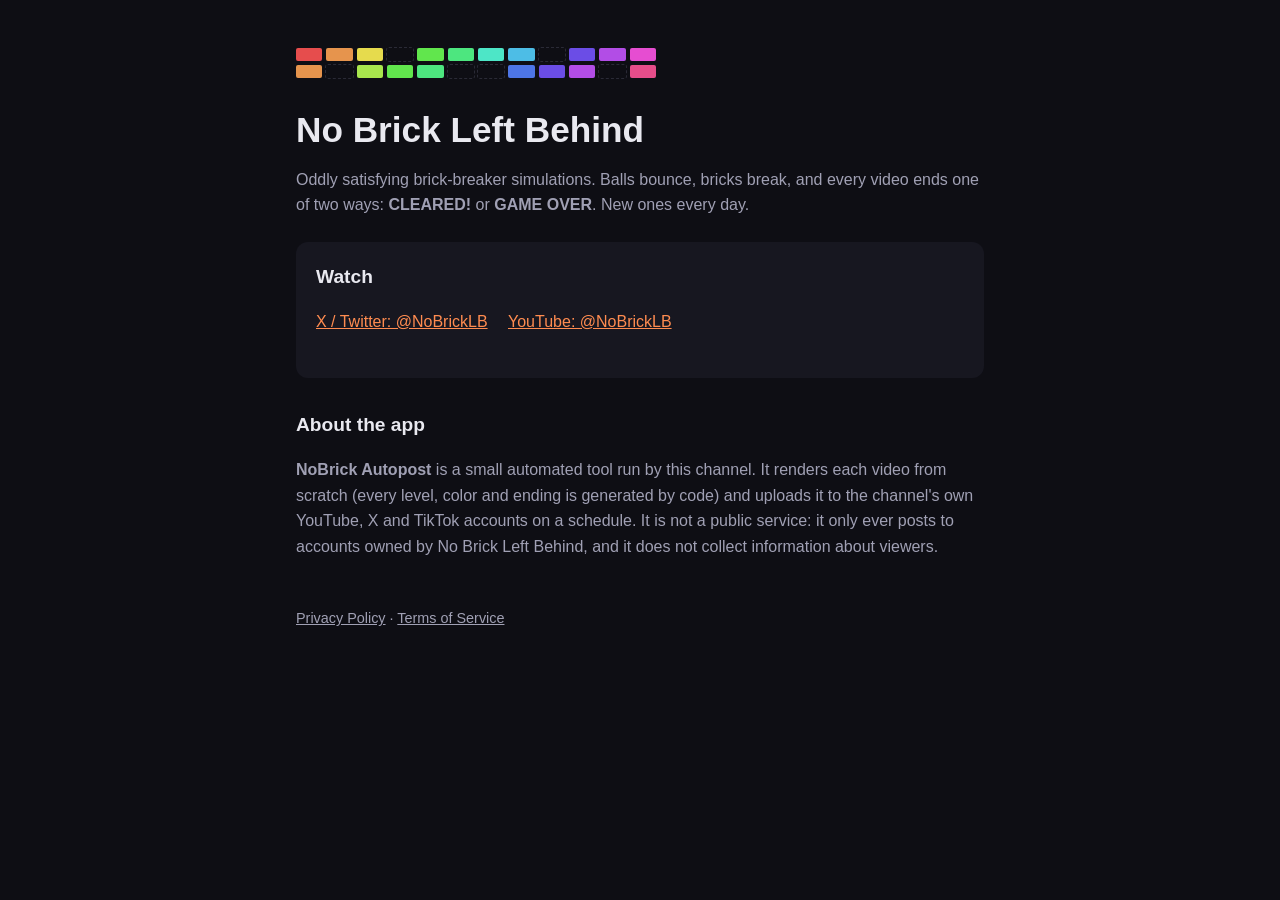
<file: index.html>
<!doctype html>
<html lang="en">
<head>
<meta charset="utf-8">
<meta name="viewport" content="width=device-width, initial-scale=1">
<title>No Brick Left Behind</title>
<meta name="description" content="Oddly satisfying brick-breaker simulations. New one daily.">
<link rel="stylesheet" href="style.css">
</head>
<body>
<main>
  <div class="bricks" aria-hidden="true">
    <span style="--i:0"></span><span style="--i:1"></span><span style="--i:2"></span><span style="--i:3" class="gone"></span><span style="--i:4"></span><span style="--i:5"></span><span style="--i:6"></span><span style="--i:7"></span><span style="--i:8" class="gone"></span><span style="--i:9"></span><span style="--i:10"></span><span style="--i:11"></span>
    <span style="--i:1"></span><span style="--i:2" class="gone"></span><span style="--i:3"></span><span style="--i:4"></span><span style="--i:5"></span><span style="--i:6" class="gone"></span><span style="--i:7" class="gone"></span><span style="--i:8"></span><span style="--i:9"></span><span style="--i:10"></span><span style="--i:11" class="gone"></span><span style="--i:12"></span>
  </div>
  <h1>No Brick Left Behind</h1>
  <p>Oddly satisfying brick-breaker simulations. Balls bounce, bricks break, and every video ends one of two ways: <strong>CLEARED!</strong> or <strong>GAME OVER</strong>. New ones every day.</p>

  <div class="card">
    <h2 style="margin-top:0">Watch</h2>
    <p class="links">
      <a href="https://x.com/NoBrickLB">X / Twitter: @NoBrickLB</a>
      <a href="https://www.youtube.com/@NoBrickLB">YouTube: @NoBrickLB</a>
    </p>
  </div>

  <h2>About the app</h2>
  <p><strong>NoBrick Autopost</strong> is a small automated tool run by this channel. It renders each video from scratch (every level, color and ending is generated by code) and uploads it to the channel's own YouTube, X and TikTok accounts on a schedule. It is not a public service: it only ever posts to accounts owned by No Brick Left Behind, and it does not collect information about viewers.</p>

  <footer>
    <a href="privacy.html">Privacy Policy</a> · <a href="terms.html">Terms of Service</a>
  </footer>
</main>
</body>
</html>
</file>
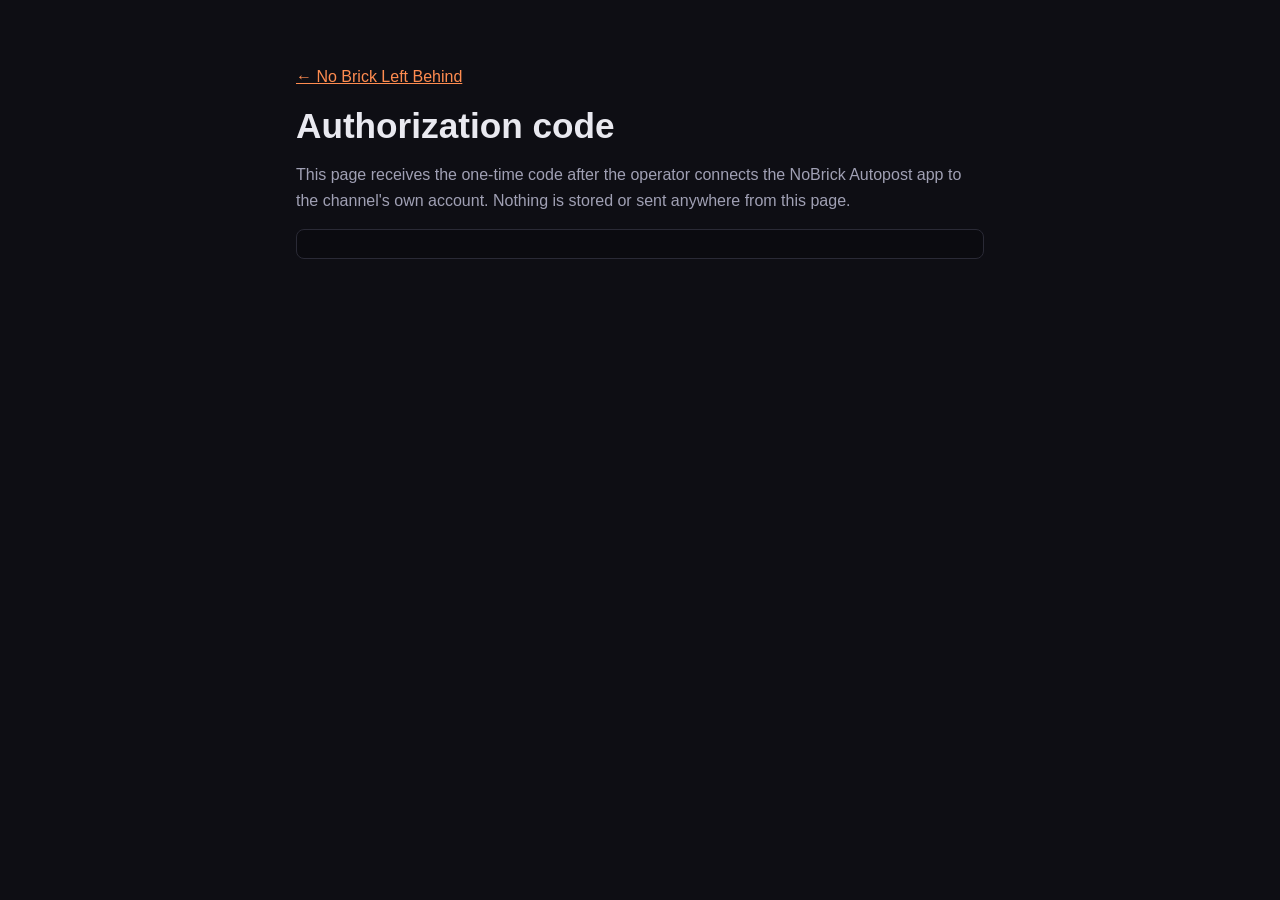
<file: callback.html>
<!doctype html>
<html lang="en">
<head>
<meta charset="utf-8">
<meta name="viewport" content="width=device-width, initial-scale=1">
<meta name="robots" content="noindex">
<title>Authorization code – No Brick Left Behind</title>
<link rel="stylesheet" href="style.css">
<style>
  code#code{display:block;word-break:break-all;background:#0b0b10;border:1px solid #2a2a36;border-radius:8px;
            padding:14px;color:#e9e9f0;font-size:15px;margin:12px 0}
  button{background:var(--accent);color:#14141a;border:0;border-radius:8px;padding:10px 16px;font-weight:700;
         font-size:15px;cursor:pointer}
</style>
</head>
<body>
<main>
  <p><a href="index.html">← No Brick Left Behind</a></p>
  <h1>Authorization code</h1>
  <p id="msg">This page receives the one-time code after the operator connects the NoBrick Autopost app to the
     channel's own account. Nothing is stored or sent anywhere from this page.</p>
  <code id="code" hidden></code>
  <button id="copy" hidden>Copy code</button>
  <p id="note" hidden>Paste it back where you were asked for it. The code works once and expires in a few minutes.</p>
</main>
<script>
  const q = new URLSearchParams(location.search);
  const code = q.get("code"), err = q.get("error_description") || q.get("error");
  const el = document.getElementById("code");
  if (code) {
    el.textContent = code; el.hidden = false;
    document.getElementById("copy").hidden = false; document.getElementById("note").hidden = false;
    document.getElementById("msg").textContent = "Connected. Here is your one-time authorization code:";
    document.getElementById("copy").onclick = async () => {
      try { await navigator.clipboard.writeText(code); document.getElementById("copy").textContent = "Copied!"; }
      catch (e) { const r = document.createRange(); r.selectNodeContents(el); getSelection().removeAllRanges(); getSelection().addRange(r); }
    };
  } else if (err) {
    document.getElementById("msg").textContent = "The connection was not completed: " + err;
  }
</script>
</body>
</html>
</file>
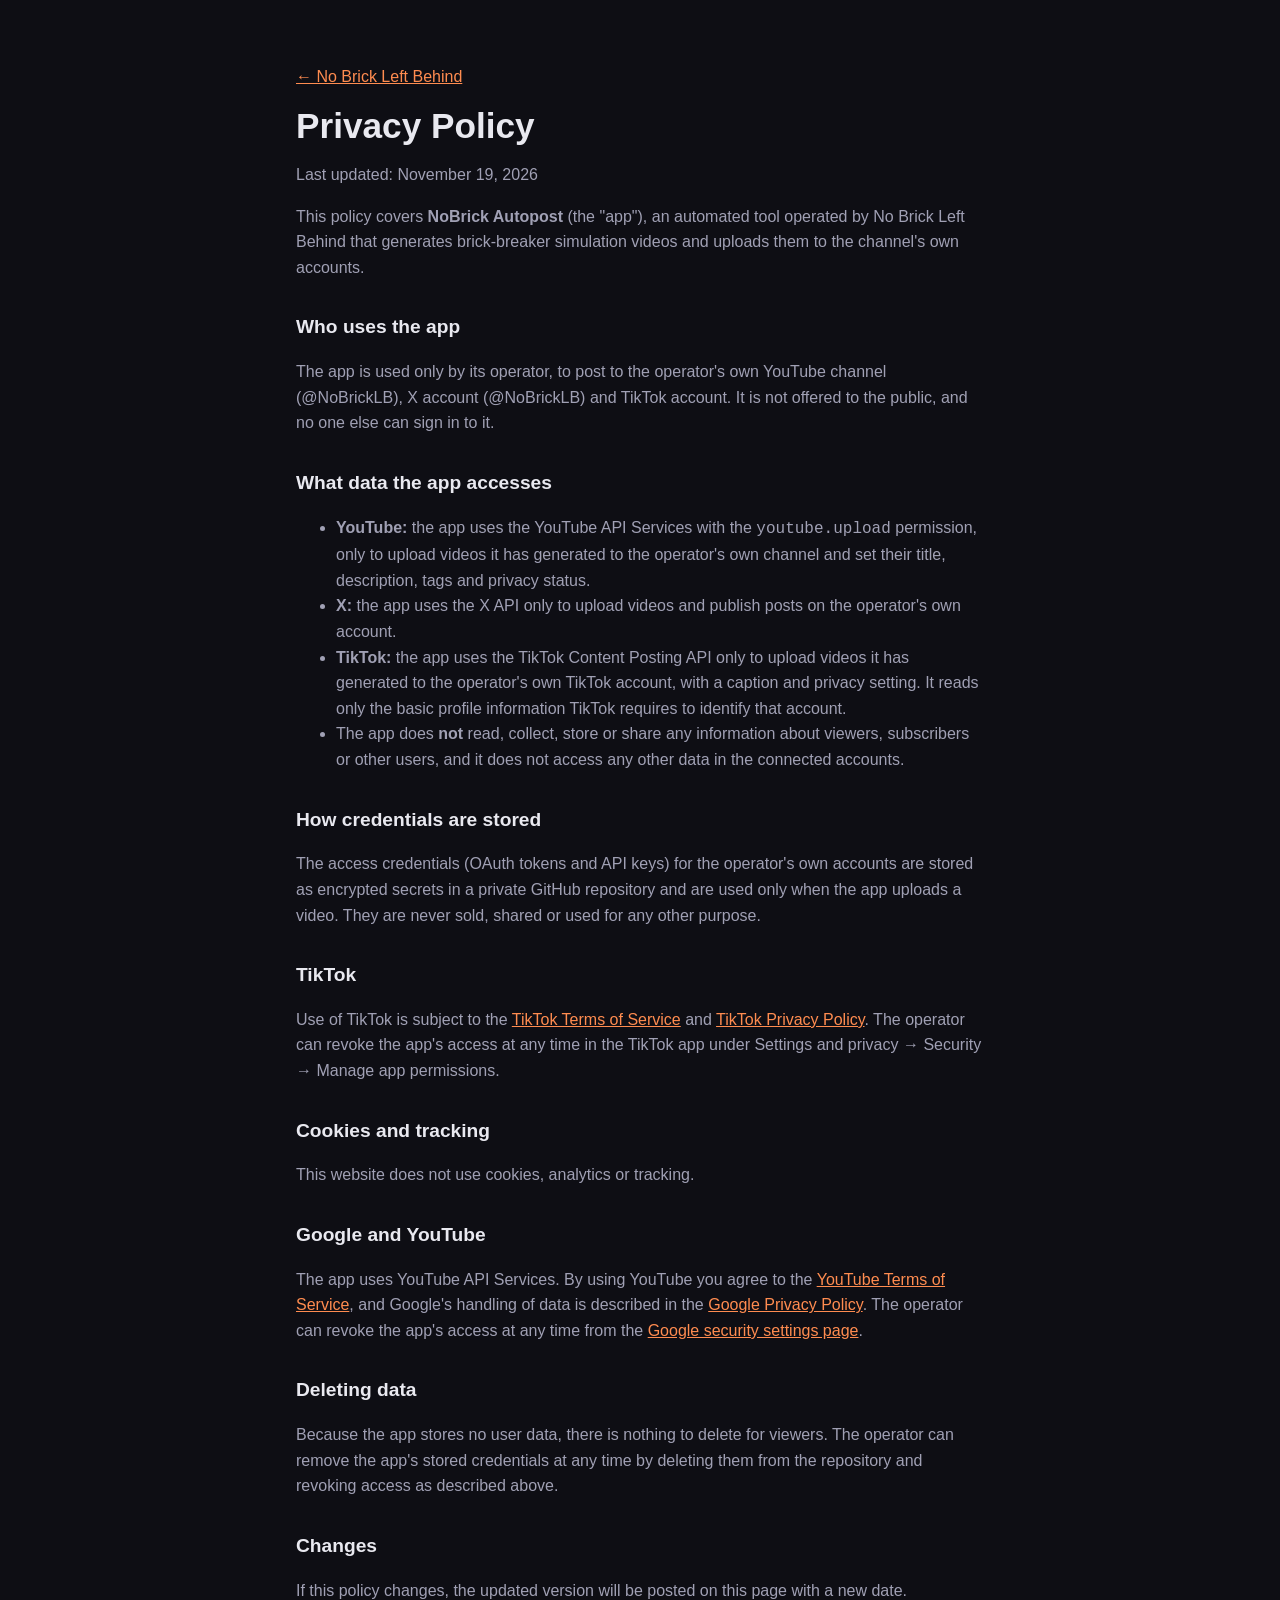
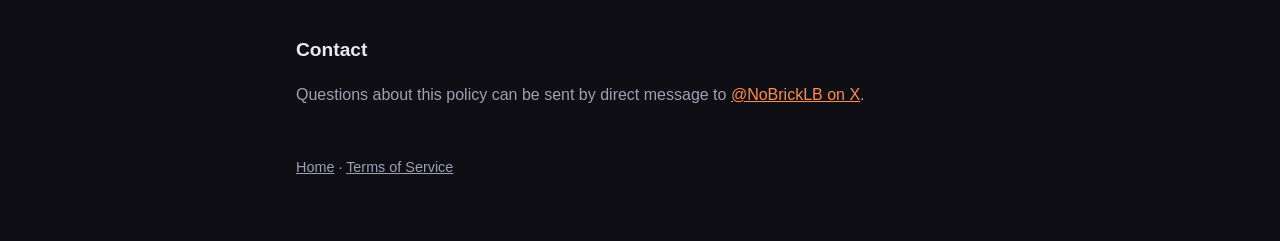
<file: privacy.html>
<!doctype html>
<html lang="en">
<head>
<meta charset="utf-8">
<meta name="viewport" content="width=device-width, initial-scale=1">
<title>Privacy Policy – No Brick Left Behind</title>
<link rel="stylesheet" href="style.css">
</head>
<body>
<main>
  <p><a href="index.html">← No Brick Left Behind</a></p>
  <h1>Privacy Policy</h1>
  <p>Last updated: November 19, 2026</p>

  <p>This policy covers <strong>NoBrick Autopost</strong> (the "app"), an automated tool operated by No Brick Left Behind that generates brick-breaker simulation videos and uploads them to the channel's own accounts.</p>

  <h2>Who uses the app</h2>
  <p>The app is used only by its operator, to post to the operator's own YouTube channel (@NoBrickLB), X account (@NoBrickLB) and TikTok account. It is not offered to the public, and no one else can sign in to it.</p>

  <h2>What data the app accesses</h2>
  <ul>
    <li><strong>YouTube:</strong> the app uses the YouTube API Services with the <code>youtube.upload</code> permission, only to upload videos it has generated to the operator's own channel and set their title, description, tags and privacy status.</li>
    <li><strong>X:</strong> the app uses the X API only to upload videos and publish posts on the operator's own account.</li>
    <li><strong>TikTok:</strong> the app uses the TikTok Content Posting API only to upload videos it has generated to the operator's own TikTok account, with a caption and privacy setting. It reads only the basic profile information TikTok requires to identify that account.</li>
    <li>The app does <strong>not</strong> read, collect, store or share any information about viewers, subscribers or other users, and it does not access any other data in the connected accounts.</li>
  </ul>

  <h2>How credentials are stored</h2>
  <p>The access credentials (OAuth tokens and API keys) for the operator's own accounts are stored as encrypted secrets in a private GitHub repository and are used only when the app uploads a video. They are never sold, shared or used for any other purpose.</p>

  <h2>TikTok</h2>
  <p>Use of TikTok is subject to the <a href="https://www.tiktok.com/legal/terms-of-service">TikTok Terms of Service</a> and <a href="https://www.tiktok.com/legal/privacy-policy">TikTok Privacy Policy</a>. The operator can revoke the app's access at any time in the TikTok app under Settings and privacy → Security → Manage app permissions.</p>

  <h2>Cookies and tracking</h2>
  <p>This website does not use cookies, analytics or tracking.</p>

  <h2>Google and YouTube</h2>
  <p>The app uses YouTube API Services. By using YouTube you agree to the <a href="https://www.youtube.com/t/terms">YouTube Terms of Service</a>, and Google's handling of data is described in the <a href="https://policies.google.com/privacy">Google Privacy Policy</a>. The operator can revoke the app's access at any time from the <a href="https://myaccount.google.com/permissions">Google security settings page</a>.</p>

  <h2>Deleting data</h2>
  <p>Because the app stores no user data, there is nothing to delete for viewers. The operator can remove the app's stored credentials at any time by deleting them from the repository and revoking access as described above.</p>

  <h2>Changes</h2>
  <p>If this policy changes, the updated version will be posted on this page with a new date.</p>

  <h2>Contact</h2>
  <p>Questions about this policy can be sent by direct message to <a href="https://x.com/NoBrickLB">@NoBrickLB on X</a>.</p>

  <footer><a href="index.html">Home</a> · <a href="terms.html">Terms of Service</a></footer>
</main>
</body>
</html>
</file>
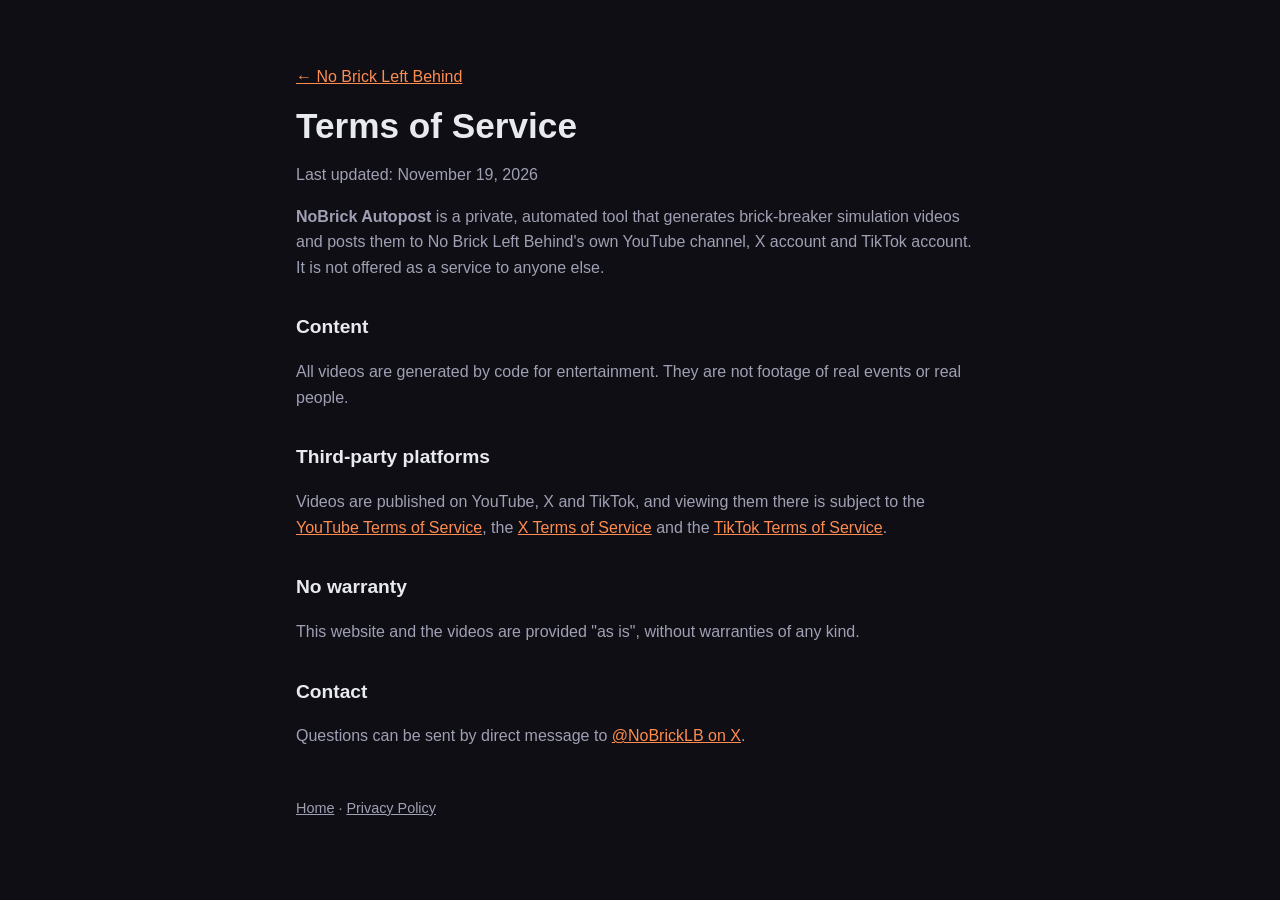
<file: terms.html>
<!doctype html>
<html lang="en">
<head>
<meta charset="utf-8">
<meta name="viewport" content="width=device-width, initial-scale=1">
<title>Terms of Service – No Brick Left Behind</title>
<link rel="stylesheet" href="style.css">
</head>
<body>
<main>
  <p><a href="index.html">← No Brick Left Behind</a></p>
  <h1>Terms of Service</h1>
  <p>Last updated: November 19, 2026</p>

  <p><strong>NoBrick Autopost</strong> is a private, automated tool that generates brick-breaker simulation videos and posts them to No Brick Left Behind's own YouTube channel, X account and TikTok account. It is not offered as a service to anyone else.</p>

  <h2>Content</h2>
  <p>All videos are generated by code for entertainment. They are not footage of real events or real people.</p>

  <h2>Third-party platforms</h2>
  <p>Videos are published on YouTube, X and TikTok, and viewing them there is subject to the <a href="https://www.youtube.com/t/terms">YouTube Terms of Service</a>, the <a href="https://x.com/en/tos">X Terms of Service</a> and the <a href="https://www.tiktok.com/legal/terms-of-service">TikTok Terms of Service</a>.</p>

  <h2>No warranty</h2>
  <p>This website and the videos are provided "as is", without warranties of any kind.</p>

  <h2>Contact</h2>
  <p>Questions can be sent by direct message to <a href="https://x.com/NoBrickLB">@NoBrickLB on X</a>.</p>

  <footer><a href="index.html">Home</a> · <a href="privacy.html">Privacy Policy</a></footer>
</main>
</body>
</html>
</file>
<file: style.css>
:root{--bg:#0e0e14;--card:#171720;--text:#e9e9f0;--muted:#a0a0b4;--accent:#ff8c50;--wall:#787a84}
*{box-sizing:border-box}
body{margin:0;background:var(--bg);color:var(--text);font:16px/1.6 -apple-system,BlinkMacSystemFont,"Segoe UI",Roboto,Helvetica,Arial,sans-serif}
main{max-width:720px;margin:0 auto;padding:48px 16px 64px}
h1{font-size:2.2rem;line-height:1.15;margin:0 0 8px}
h2{font-size:1.2rem;margin:32px 0 8px}
p,li{color:var(--muted)}
a{color:var(--accent)}
.bricks{display:grid;grid-template-columns:repeat(12,1fr);gap:4px;margin:0 0 32px;max-width:360px}
.bricks span{aspect-ratio:2/1;border-radius:2px;background:hsl(calc(var(--i)*28),75%,60%)}
.bricks span.gone{background:transparent;outline:1px dashed #2a2a36}
.card{background:var(--card);border-radius:12px;padding:20px;margin:24px 0}
.links a{display:inline-block;margin:0 16px 8px 0}
footer{margin-top:48px;font-size:.9rem;color:var(--muted)}
footer a{color:var(--muted)}
</file>
